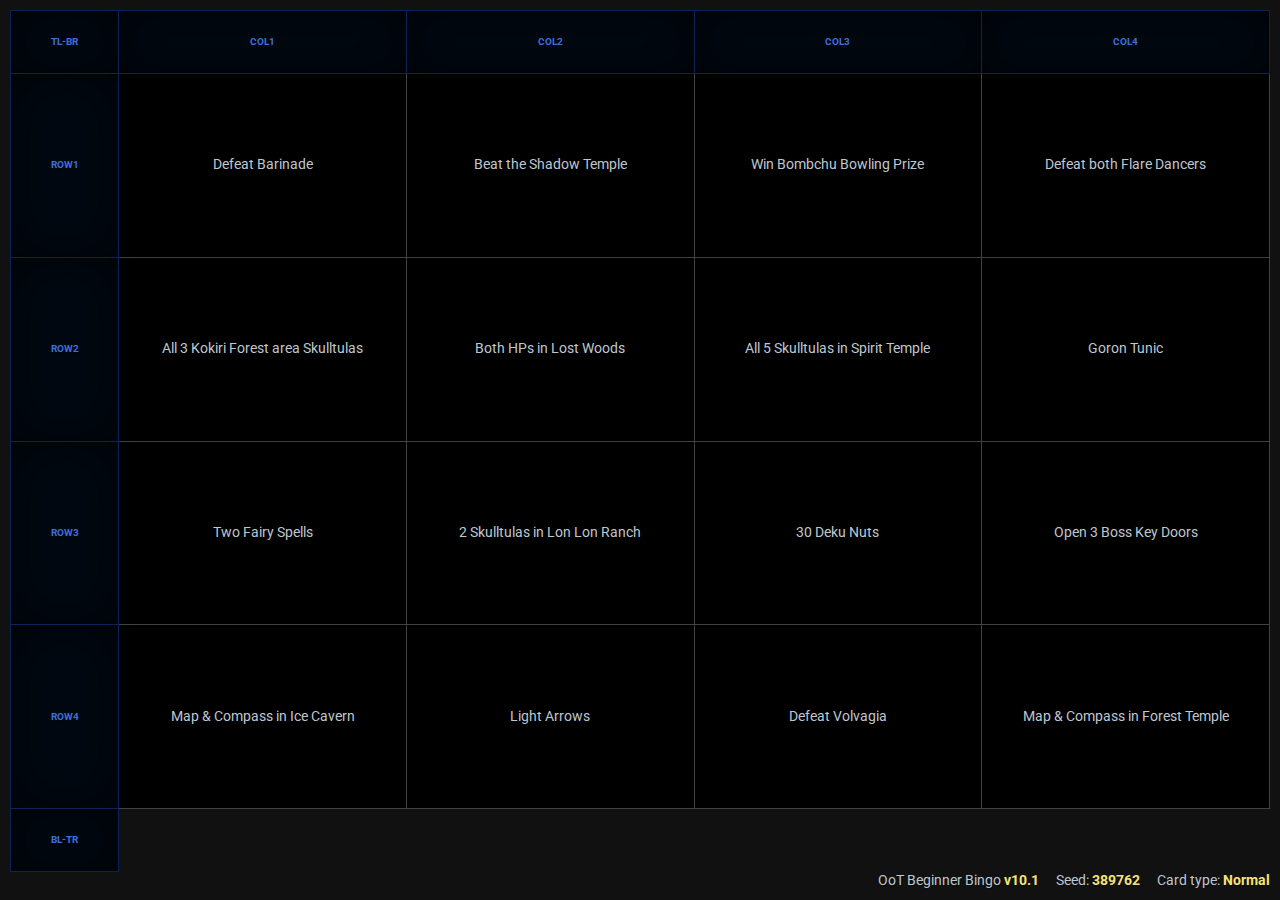
<file: board-popout.html>
<!DOCTYPE html>
<html>

<head>
    <title>Board Popout</title>
    <meta http-equiv="Content-Type" content="text/html; charset=utf-8">
    <link rel="stylesheet" type="text/css" href="style/board-popout-styles.css">
    <link href="https://fonts.googleapis.com/css?family=Roboto&display=swap" rel="stylesheet">
    <link rel="shortcut icon" type="image/x-icon" href="img/favicon.ico">
</head>

<body>
    <div id='board-popout-page'>
        <div id="bingoPage">
            <div id="board">
                <table id="bingo" aria-describedby="Bingo Board">
                    <tr>
                        <td class="popout" id="tlbr">TL-BR</td>
                        <td class="popout" id="col1">COL1</td>
                        <td class="popout" id="col2">COL2</td>
                        <td class="popout" id="col3">COL3</td>
                        <td class="popout" id="col4">COL4</td>
                    </tr>
                    <tr>
                        <td class="popout" id="row1">ROW1</td>
                        <td class="row1 col1 tlbr" id="slot1"></td>
                        <td class="row1 col2" id="slot2"></td>
                        <td class="row1 col3" id="slot3"></td>
                        <td class="row1 col4 bltr" id="slot4"></td>
                    </tr>
                    <tr>
                        <td class="popout" id="row2">ROW2</td>
                        <td class="row2 col1" id="slot5"></td>
                        <td class="row2 col2 tlbr" id="slot6"></td>
                        <td class="row2 col3 bltr" id="slot7"></td>
                        <td class="row2 col4" id="slot8"></td>
                    </tr>
                    <tr>
                        <td class="popout" id="row3">ROW3</td>
                        <td class="row3 col1" id="slot9"></td>
                        <td class="row3 col2 bltr" id="slot10"></td>
                        <td class="row3 col3 tlbr" id="slot11"></td>
                        <td class="row3 col4" id="slot12"></td>
                    </tr>
                    <tr>
                        <td class="popout" id="row4">ROW4</td>
                        <td class="row4 col1 bltr" id="slot13"></td>
                        <td class="row4 col2" id="slot14"></td>
                        <td class="row4 col3" id="slot15"></td>
                        <td class="row4 col4 tlbr" id="slot16"></td>
                    </tr>
                    <tr>
                        <td class="popout short" id="bltr">BL-TR</td>
                    </tr>
                </table>
            </div>
            <div id='bingo-info' />
        </div>
    </div>
    <script src="lib/seedrandom-min.js" type="text/javascript"></script>
    <script src="lib/settings/default-settings.js" type="text/javascript"></script>
    <script type='text/javascript'>
        const popoutParams = new URLSearchParams(window.location.search);
        const popoutOpts = {
            seed: popoutParams.get('seed') || Math.ceil(999999 * Math.random()).toString(),
            mode: popoutParams.get('mode') || 'normal',
            lang: popoutParams.get('lang') || 'name',
            version: popoutParams.get('version') || 'v10.1' /*todo: latest version as default*/
        };

        const loadScript = src => {
            return new Promise((resolve, reject) => {
                const script = document.createElement('script')
                script.type = 'text/javascript'
                script.onload = resolve
                script.onerror = reject
                script.src = src
                document.head.append(script)
            })
        }

    loadScript(`${popoutOpts.version}/goal-list.js`)
    .then(() => loadScript(`lib/magic-squares-4x4.js`))
    .then(() => loadScript(`${popoutOpts.version}/generator.js`))
    .then(() => loadScript(`lib/bingosetup.js`))
    .catch(error => console.log(error))

    </script>
</body>

</html>
</file>
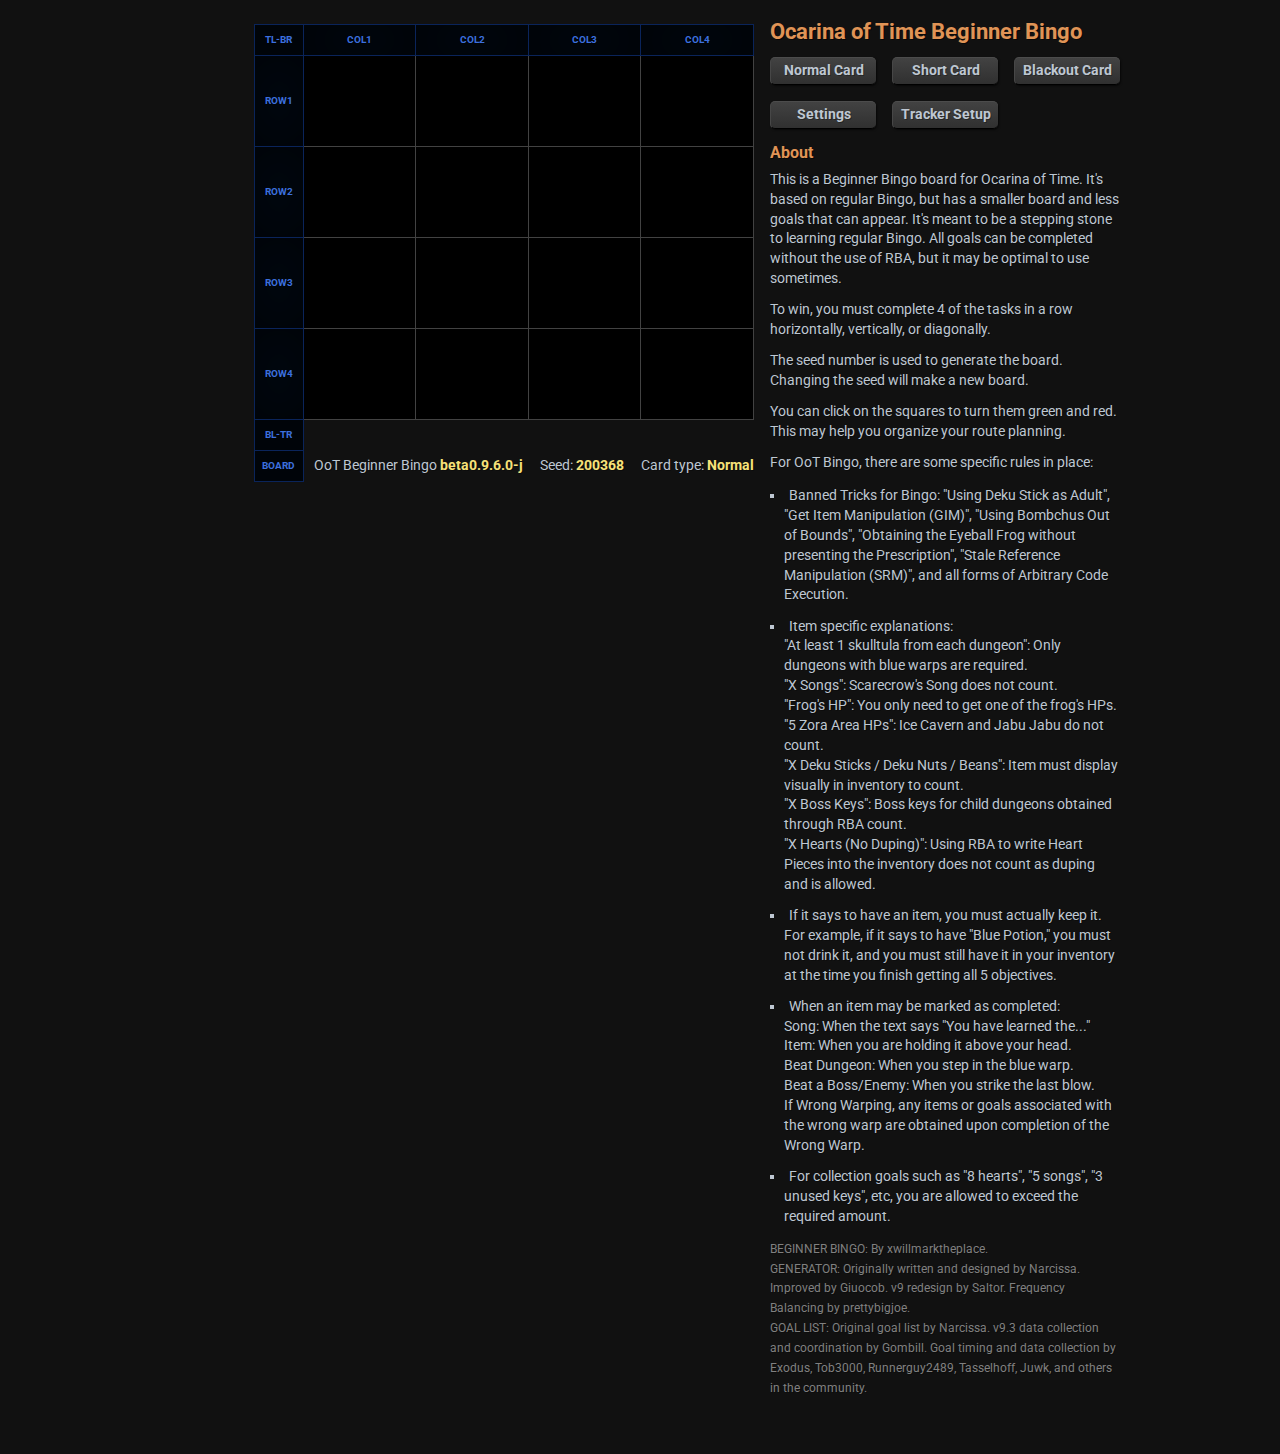
<file: beta0.9.6.0-j/bingo.html>
<!DOCTYPE html>
<html>

<head>
    <title>Ocarina of Time Beginner Bingo</title>
    <meta name="description" content="Generates beginner-friendly, 4x4 'Bingo' boards for Zelda: Ocarina of Time." />
    <meta name="keywords" content="oot bingo, zelda bingo" />
    <meta http-equiv="Content-Type" content="text/html; charset=utf-8">
    <link href="https://fonts.googleapis.com/css?family=Roboto&display=swap" rel="stylesheet">
    <link rel="stylesheet" type="text/css" href="../style/styles.css">
    <link rel="shortcut icon" type="image/x-icon" href="../img/favicon.ico">
</head>

<body>
    <div id="wrap">
        <main>
            <div class="container" id="pageContent">
                <div id="bingoPage">
                    <div id="about_bingo">
                        <h1>Ocarina of Time Beginner Bingo</h1>
                        <div id="newcards"></div>
                        <div style="clear:both;"></div>
                        <div style="margin-top:16px">
                            <a class="option" href="../lib/settings/settings-page.html">Settings</a>
                            <a class="option" href="../lib/item-tracker/tracker-settings-page.html">Tracker Setup</a>
                        </div>
                        <div style="clear:both;"></div>
                        <h2>About</h2>

                        <p>This is a Beginner Bingo board for Ocarina of Time. It's based on regular Bingo, but has 
                            a smaller board and less goals that can appear. It's meant to be a stepping stone to
                            learning regular Bingo. All goals can be completed without the use of RBA, but it may
                            be optimal to use sometimes.
                        </p>
                        <p>To win, you must complete 4 of the tasks in a row horizontally, vertically, or diagonally.
                        </p>
                        <p>The seed number is used to generate the board. Changing the seed will make a new board.</p>
                        <p>You can click on the squares to turn them green and red. This may help you organize your
                            route planning.</p>
                        <p>For OoT Bingo, there are some specific rules in place:</p>
                        <ul>
                            <li>Banned Tricks for Bingo: "Using Deku Stick as Adult", "Get Item Manipulation (GIM)",
                                "Using Bombchus Out of Bounds", "Obtaining the Eyeball Frog without presenting the
                                Prescription",
                                "Stale Reference Manipulation (SRM)", and all forms of Arbitrary Code Execution.</li>
                            <li>Item specific explanations:<br>
                                "At least 1 skulltula from each dungeon": Only dungeons with blue warps are required.
                                <br>
                                "X Songs": Scarecrow's Song does not count.<br>
                                "Frog's HP": You only need to get one of the frog's HPs.<br>
                                "5 Zora Area HPs": Ice Cavern and Jabu Jabu do not count. <br>
                                "X Deku Sticks / Deku Nuts / Beans": Item must display visually in inventory to
                                count.<br>
                                "X Boss Keys": Boss keys for child dungeons obtained through RBA count.<br>
                                "X Hearts (No Duping)": Using RBA to write Heart Pieces into the inventory does not
                                count as duping and is allowed.</li>
                            <li>If it says to have an item, you must actually keep it. For example, if it says to have
                                "Blue Potion," you
                                must not drink it, and you must still have it in your inventory at the time you finish
                                getting all 5 objectives. </li>
                            <li>When an item may be marked as completed: <br>
                                Song: When the text says "You have learned the..." <br>
                                Item: When you are holding it above your head. <br>
                                Beat Dungeon: When you step in the blue warp. <br>
                                Beat a Boss/Enemy: When you strike the last blow. <br>
                                If Wrong Warping, any items or goals associated with the wrong warp are obtained upon
                                completion of the Wrong Warp. </li>
                            <li>For collection goals such as "8 hearts", "5 songs", "3 unused keys", etc, you are
                                allowed to exceed the required amount.</li>
                        </ul>
                        <p class="note">
                            BEGINNER BINGO: By xwillmarktheplace. <br>
                            GENERATOR: Originally written and designed by Narcissa. Improved by Giuocob. v9
                            redesign by Saltor. Frequency Balancing by prettybigjoe. <br>
                            GOAL LIST: Original goal list by Narcissa. v9.3 data collection and coordination by Gombill.
                            Goal timing and data collection by Exodus, Tob3000, Runnerguy2489, Tasselhoff, Juwk, and
                            others in the community.</p>
                    </div>
                    <div id="results">
                        <table id="bingo">
                            <tr>
                                <td class="popout" id="tlbr">TL-BR</td>
                                <td class="popout" id="col1">COL1</td>
                                <td class="popout" id="col2">COL2</td>
                                <td class="popout" id="col3">COL3</td>
                                <td class="popout" id="col4">COL4</td>
                            </tr>
                            <tr>
                                <td class="popout" id="row1">ROW1</td>
                                <td class="row1 col1 tlbr" id="slot1"></td>
                                <td class="row1 col2" id="slot2"></td>
                                <td class="row1 col3" id="slot3"></td>
                                <td class="row1 col4 bltr" id="slot4"></td>
                            </tr>
                            <tr>
                                <td class="popout" id="row2">ROW2</td>
                                <td class="row2 col1" id="slot5"></td>
                                <td class="row2 col2 tlbr" id="slot6"></td>
                                <td class="row2 col3 bltr" id="slot7"></td>
                                <td class="row2 col4" id="slot8"></td>
                            </tr>
                            <tr>
                                <td class="popout" id="row3">ROW3</td>
                                <td class="row3 col1" id="slot9"></td>
                                <td class="row3 col2 bltr" id="slot10"></td>
                                <td class="row3 col3 tlbr" id="slot11"></td>
                                <td class="row3 col4" id="slot12"></td>
                            </tr>
                            <tr>
                                <td class="popout" id="row4">ROW4</td>
                                <td class="row4 col1 bltr" id="slot13"></td>
                                <td class="row4 col2" id="slot14"></td>
                                <td class="row4 col3" id="slot15"></td>
                                <td class="row4 col4 tlbr" id="slot16"></td>
                            </tr>
                            <tr>
                                <td class="popout short" id="bltr">BL-TR</td>
                            </tr>
                            <tr>
                                <td id="board-popout" class="short">BOARD</td>
                                <td id="bingo-info" class="bingo-info short" colspan=5></td>
                            </tr>
                        </table>
                    </div>
                </div>
            </div>
        </main>
    </div>
    <script src="../lib/seedrandom-min.js" type="text/javascript"></script>
    <script src="goal-list.js" type="text/javascript"></script>
    <script src="goallist-additions.js" type="text/javascript"></script>
    <script src="../lib/magic-squares-4x4.js" type="text/javascript"></script>
    <script src="generator.js" type="text/javascript"></script>
    <script src="../lib/settings/default-settings.js" type="text/javascript"></script>
    <script src="../lib/bingosetup.js" type="text/javascript"></script>
</body>

</html>
</file>
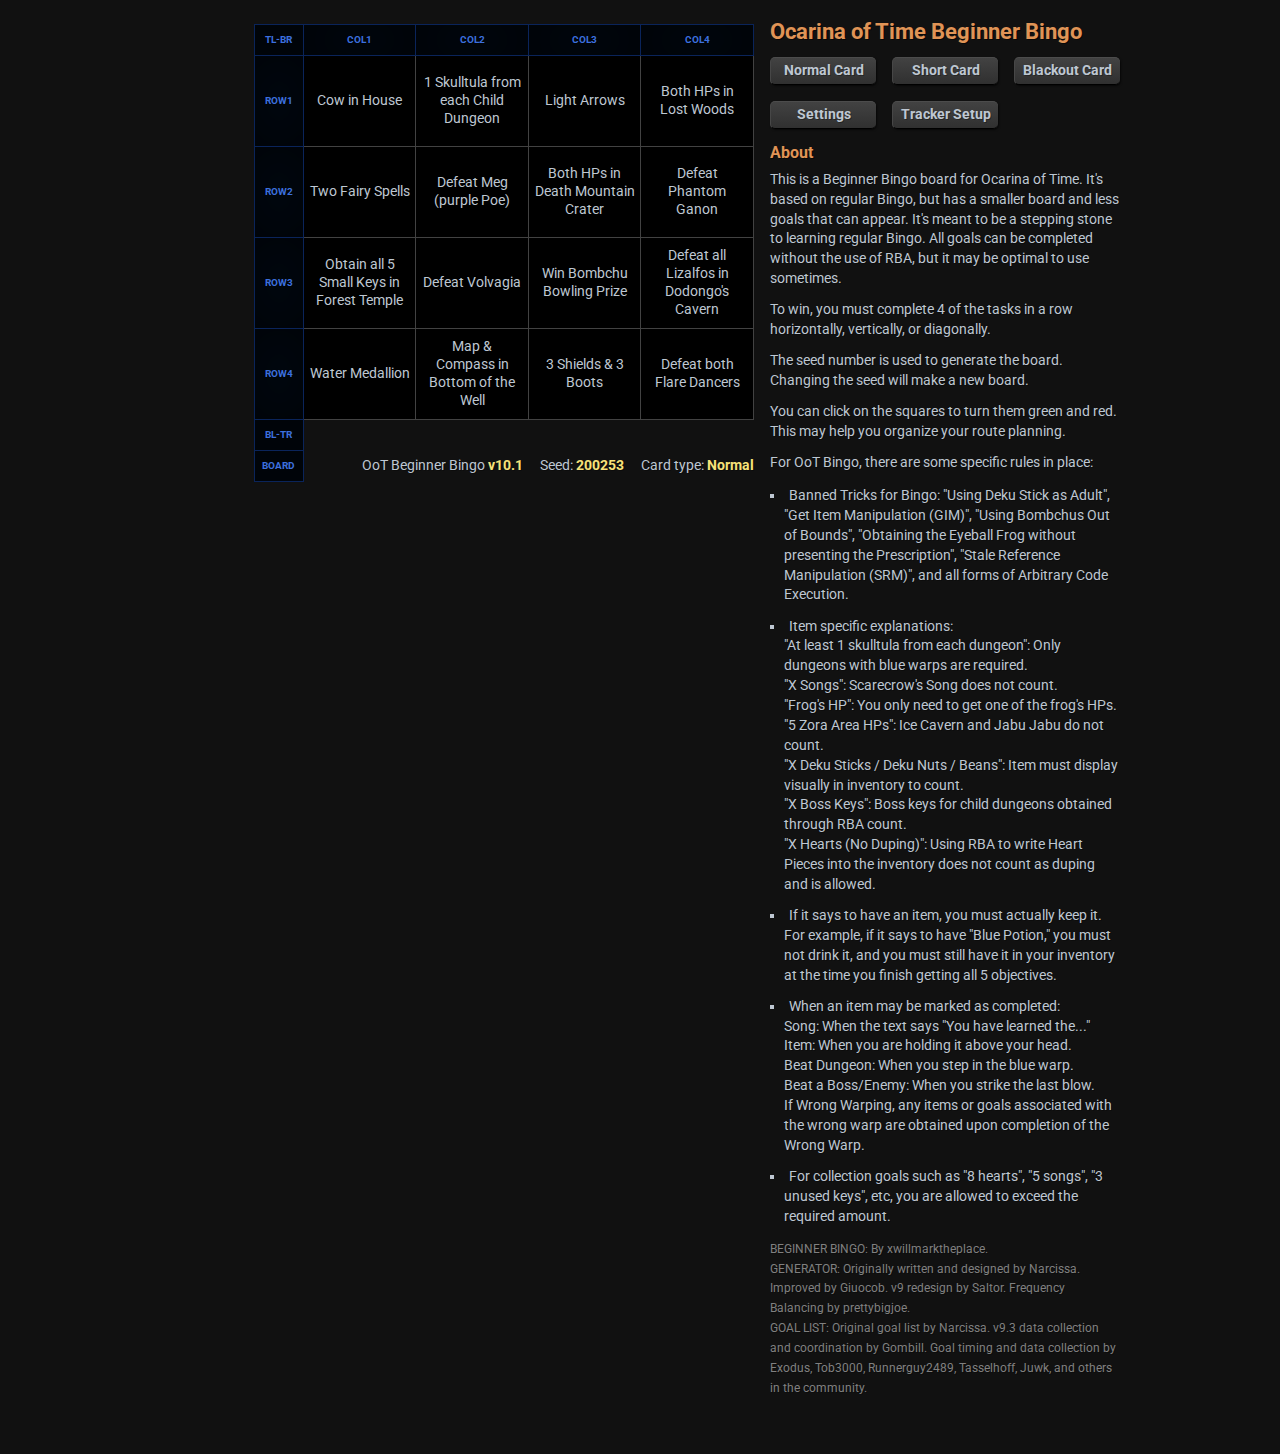
<file: v10.1/bingo.html>
<!DOCTYPE html>
<html>

<head>
    <title>Ocarina of Time Beginner Bingo</title>
    <meta name="description" content="Generates beginner-friendly, 4x4 'Bingo' boards for Zelda: Ocarina of Time." />
    <meta name="keywords" content="oot bingo, zelda bingo" />
    <meta http-equiv="Content-Type" content="text/html; charset=utf-8">
    <link href="https://fonts.googleapis.com/css?family=Roboto&display=swap" rel="stylesheet">
    <link rel="stylesheet" type="text/css" href="../style/styles.css">
    <link rel="shortcut icon" type="image/x-icon" href="../img/favicon.ico">
</head>

<body>
    <div id="wrap">
        <main>
            <div class="container" id="pageContent">
                <div id="bingoPage">
                    <div id="about_bingo">
                        <h1>Ocarina of Time Beginner Bingo</h1>
                        <div id="newcards"></div>
                        <div style="clear:both;"></div>
                        <div style="margin-top:16px">
                            <a class="option" href="../lib/settings/settings-page.html">Settings</a>
                            <a class="option" href="../lib/item-tracker/tracker-settings-page.html">Tracker Setup</a>
                        </div>
                        <div style="clear:both;"></div>
                        <h2>About</h2>

                        <p>This is a Beginner Bingo board for Ocarina of Time. It's based on regular Bingo, but has 
                            a smaller board and less goals that can appear. It's meant to be a stepping stone to
                            learning regular Bingo. All goals can be completed without the use of RBA, but it may
                            be optimal to use sometimes.
                        </p>
                        <p>To win, you must complete 4 of the tasks in a row horizontally, vertically, or diagonally.
                        </p>
                        <p>The seed number is used to generate the board. Changing the seed will make a new board.</p>
                        <p>You can click on the squares to turn them green and red. This may help you organize your
                            route planning.</p>
                        <p>For OoT Bingo, there are some specific rules in place:</p>
                        <ul>
                            <li>Banned Tricks for Bingo: "Using Deku Stick as Adult", "Get Item Manipulation (GIM)",
                                "Using Bombchus Out of Bounds", "Obtaining the Eyeball Frog without presenting the
                                Prescription",
                                "Stale Reference Manipulation (SRM)", and all forms of Arbitrary Code Execution.</li>
                            <li>Item specific explanations:<br>
                                "At least 1 skulltula from each dungeon": Only dungeons with blue warps are required.
                                <br>
                                "X Songs": Scarecrow's Song does not count.<br>
                                "Frog's HP": You only need to get one of the frog's HPs.<br>
                                "5 Zora Area HPs": Ice Cavern and Jabu Jabu do not count. <br>
                                "X Deku Sticks / Deku Nuts / Beans": Item must display visually in inventory to
                                count.<br>
                                "X Boss Keys": Boss keys for child dungeons obtained through RBA count.<br>
                                "X Hearts (No Duping)": Using RBA to write Heart Pieces into the inventory does not
                                count as duping and is allowed.</li>
                            <li>If it says to have an item, you must actually keep it. For example, if it says to have
                                "Blue Potion," you
                                must not drink it, and you must still have it in your inventory at the time you finish
                                getting all 5 objectives. </li>
                            <li>When an item may be marked as completed: <br>
                                Song: When the text says "You have learned the..." <br>
                                Item: When you are holding it above your head. <br>
                                Beat Dungeon: When you step in the blue warp. <br>
                                Beat a Boss/Enemy: When you strike the last blow. <br>
                                If Wrong Warping, any items or goals associated with the wrong warp are obtained upon
                                completion of the Wrong Warp. </li>
                            <li>For collection goals such as "8 hearts", "5 songs", "3 unused keys", etc, you are
                                allowed to exceed the required amount.</li>
                        </ul>
                        <p class="note">
                            BEGINNER BINGO: By xwillmarktheplace. <br>
                            GENERATOR: Originally written and designed by Narcissa. Improved by Giuocob. v9
                            redesign by Saltor. Frequency Balancing by prettybigjoe. <br>
                            GOAL LIST: Original goal list by Narcissa. v9.3 data collection and coordination by Gombill.
                            Goal timing and data collection by Exodus, Tob3000, Runnerguy2489, Tasselhoff, Juwk, and
                            others in the community.</p>
                    </div>
                    <div id="results">
                        <table id="bingo">
                            <tr>
                                <td class="popout" id="tlbr">TL-BR</td>
                                <td class="popout" id="col1">COL1</td>
                                <td class="popout" id="col2">COL2</td>
                                <td class="popout" id="col3">COL3</td>
                                <td class="popout" id="col4">COL4</td>
                            </tr>
                            <tr>
                                <td class="popout" id="row1">ROW1</td>
                                <td class="row1 col1 tlbr" id="slot1"></td>
                                <td class="row1 col2" id="slot2"></td>
                                <td class="row1 col3" id="slot3"></td>
                                <td class="row1 col4 bltr" id="slot4"></td>
                            </tr>
                            <tr>
                                <td class="popout" id="row2">ROW2</td>
                                <td class="row2 col1" id="slot5"></td>
                                <td class="row2 col2 tlbr" id="slot6"></td>
                                <td class="row2 col3 bltr" id="slot7"></td>
                                <td class="row2 col4" id="slot8"></td>
                            </tr>
                            <tr>
                                <td class="popout" id="row3">ROW3</td>
                                <td class="row3 col1" id="slot9"></td>
                                <td class="row3 col2 bltr" id="slot10"></td>
                                <td class="row3 col3 tlbr" id="slot11"></td>
                                <td class="row3 col4" id="slot12"></td>
                            </tr>
                            <tr>
                                <td class="popout" id="row4">ROW4</td>
                                <td class="row4 col1 bltr" id="slot13"></td>
                                <td class="row4 col2" id="slot14"></td>
                                <td class="row4 col3" id="slot15"></td>
                                <td class="row4 col4 tlbr" id="slot16"></td>
                            </tr>
                            <tr>
                                <td class="popout short" id="bltr">BL-TR</td>
                            </tr>
                            <tr>
                                <td id="board-popout" class="short">BOARD</td>
                                <td id="bingo-info" class="bingo-info short" colspan=5></td>
                            </tr>
                        </table>
                    </div>
                </div>
            </div>
        </main>
    </div>
    <script src="../lib/seedrandom-min.js" type="text/javascript"></script>
    <script src="goal-list.js" type="text/javascript"></script>
    <script src="../lib/magic-squares-4x4.js" type="text/javascript"></script>
    <script src="generator.js" type="text/javascript"></script>
    <script src="../lib/settings/default-settings.js" type="text/javascript"></script>
    <script src="../lib/bingosetup.js" type="text/javascript"></script>
</body>

</html>
</file>
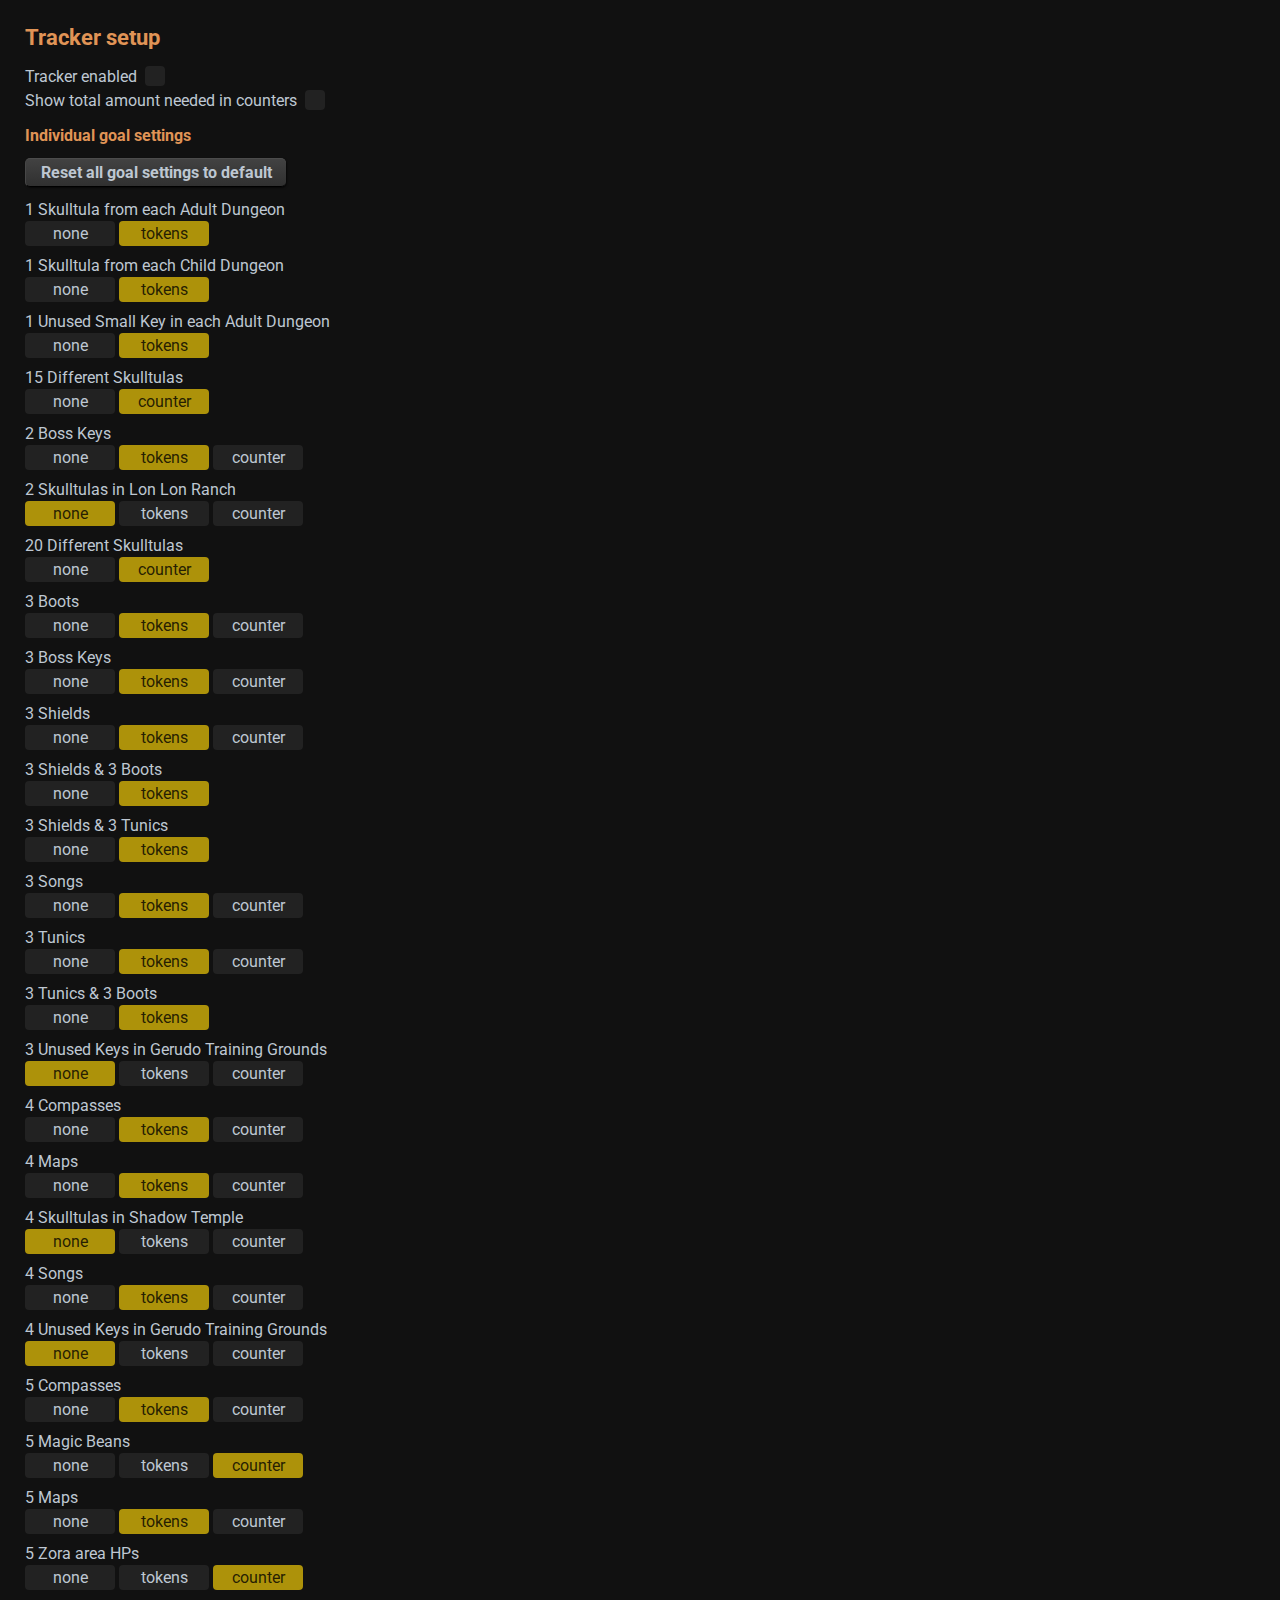
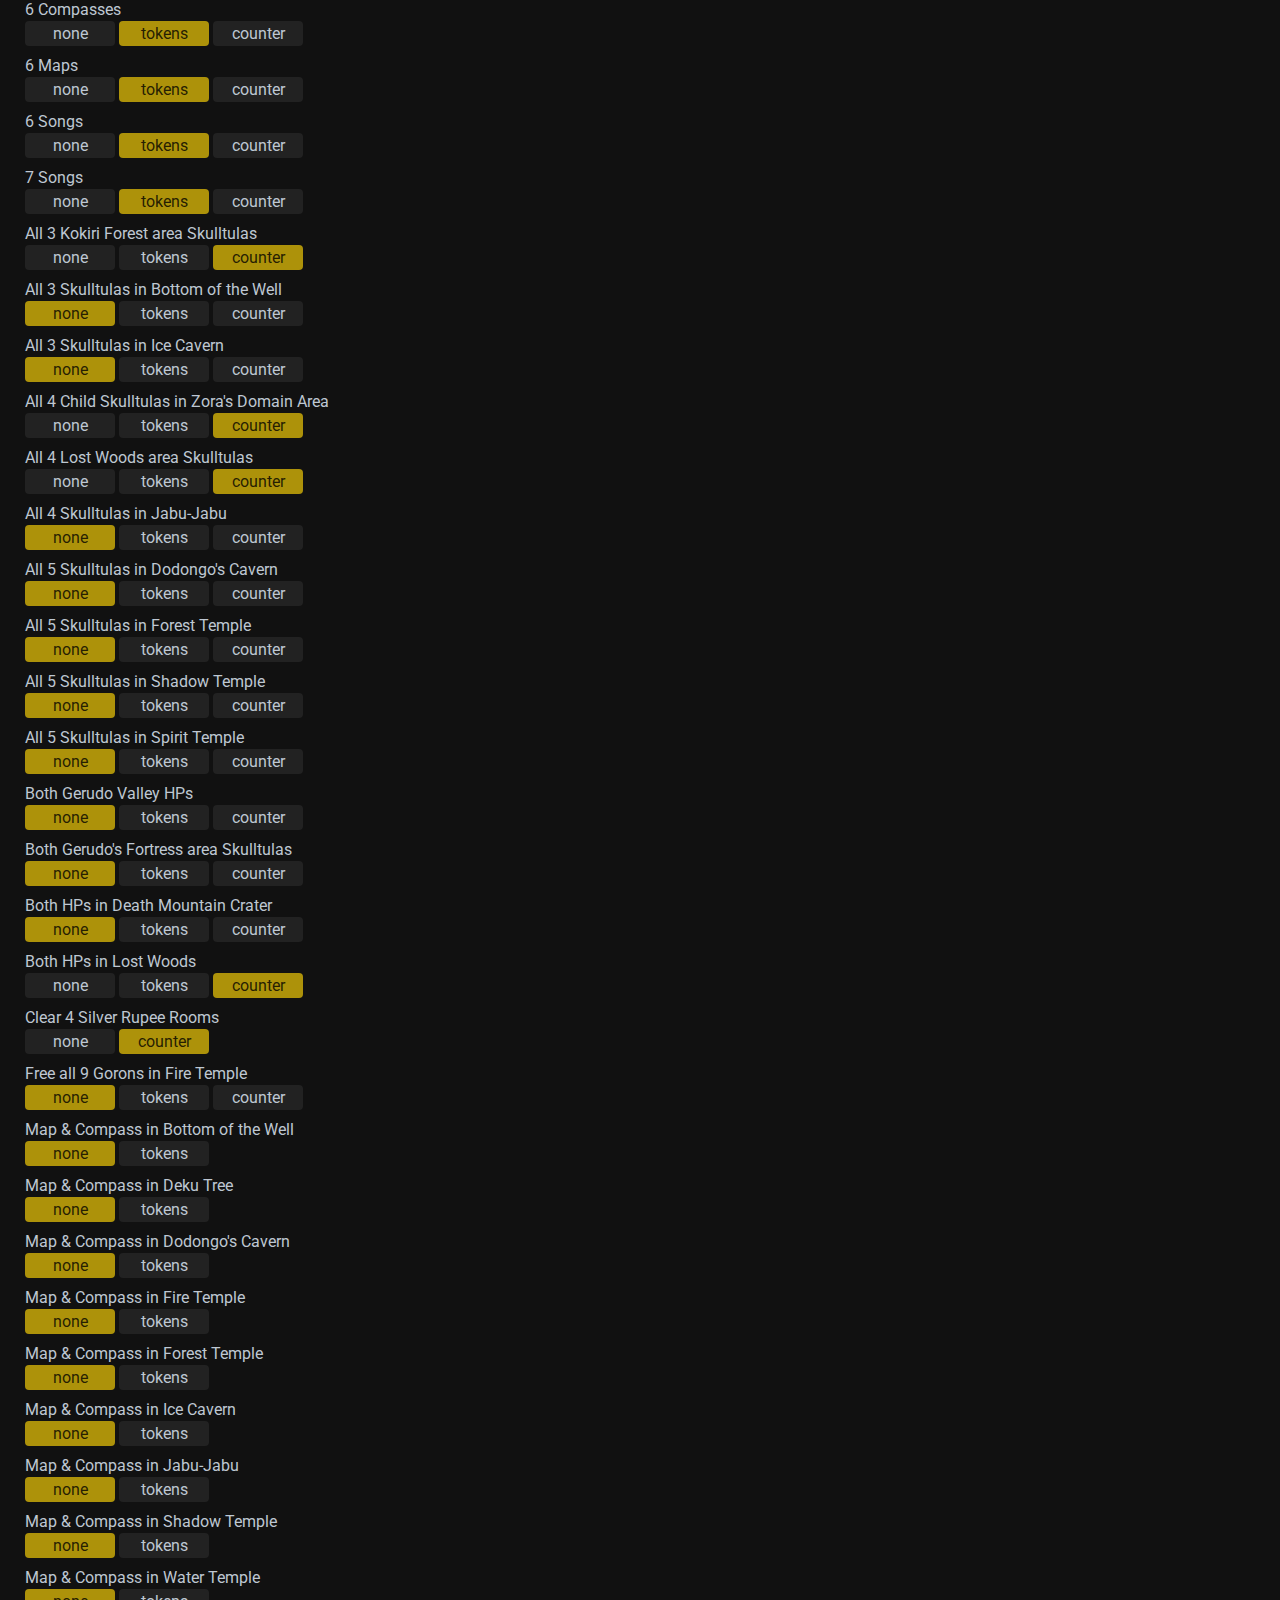
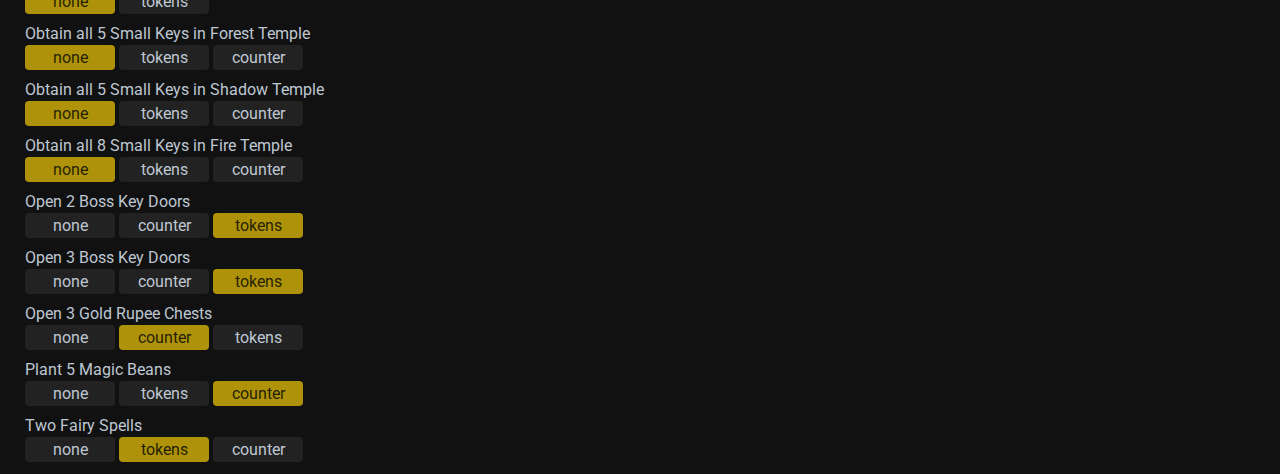
<file: lib/item-tracker/tracker-settings-page.html>
<!DOCTYPE html>
<html lang="en">

<head>
  <link rel="stylesheet" type="text/css" href="../../style/settings-styles.css">
  <link href="https://fonts.googleapis.com/css?family=Roboto&amp;display=swap" rel="stylesheet">
  <link rel="shortcut icon" type="image/x-icon" href="../../img/favicon.ico">
  <title>Ocarina of Time Bingo - Tracker setup</title>
  <style>
    html {
      font-size: 16px;
    }

    .tracker-enabled {
      display: flex;
    }

    .tracker-enabled input {
      opacity: 0;
      height: 0;
      width: 0;
      position: absolute;
    }

    .tracker-enabled .check {
      height: 20px;
      width: 20px;
      border-radius: 4px;
      background: #222222;
      display: flex;
      align-items: center;
      justify-content: center;
      transition: 100ms ease-in-out;
      cursor: pointer;
      margin-left: 8px;
    }

    .tracker-enabled input[type="checkbox"]:checked~.check {
      background: #ad920a;
    }

    .tracker-enabled input[type="checkbox"]:checked~.check::after {
      color: rgba(0, 0, 0, 0.8);
      content: "✔";
    }

    label {
      margin: 2px 0;
    }

    .goal {
      margin-top: 8px;
    }

    .goal input {
      opacity: 0;
      position: absolute;
      height: 0;
      width: 0;
      margin: 0;
    }

    .goal .mode {
      display: flex;
    }

    .goal label>div {
      width: 90px;
      padding: 3px 0;
      display: flex;
      align-items: center;
      justify-content: center;
      border-radius: 4px;
      cursor: pointer;
      background: #222222;
      transition: 200ms ease-in-out;
    }

    #reset-button {
      margin-top: 0px;
      width: 260px;
      ;
    }


    .mode-option:not(:first-child) {
      margin-right: 4px;
    }

    .goal input:checked~div {
      color: rgba(0, 0, 0, 0.8);
      background: #ad920a;
    }
  </style>
</head>

<body>
  <h1>Tracker setup</h1>
  <label class="tracker-enabled">Tracker enabled<input id="tracker-enabled" type="checkbox">
    <div class="check"></div>
  </label>
  <label class="tracker-enabled">Show total amount needed in counters<input id="total-amount" type="checkbox">
    <div class="check"></div>
  </label>
  <h2>Individual goal settings</h2>
  <div id="reset-button" class="button">Reset all goal settings to default</div>
  <div id="tracker-settings"></div>
</body>
<script src="../../v10.1/goal-list.js"></script>
<script src="./tracker-data.js"></script>
<script src="./tracker-default.js"></script>
<script src="../settings/default-settings.js" type="text/javascript"></script>
<script>

  const getGoals = () => {
    const goals = [];
    for (let i = 1; i <= 25; i++) {
      goals.push(...bingoList.normal[i]);
    }
    goals.sort((a, b) => a.name < b.name ? -1 : 1);
    return goals
  }

  const addCheckboxEventListener = (checkbox, setting) => {
    checkbox.addEventListener('change', () => {
      storageData[setting] = checkbox.checked;
      localStorage.setItem('tracker', JSON.stringify(storageData));
    });
    checkbox.checked = storageData[setting];
  }

  const retrieveCaseInsensitive = (obj, target) => {
    for (key in obj) {
      if (key.toLowerCase() === target.toLowerCase()) {
        return obj[key]
      }
    }
  }

  const writeCaseInsensitive = (obj, target, value) => {
    for (key in obj) {
      if (key.toLowerCase() === target.toLowerCase()) {
        obj[key] = value
        return
      }
    }
    obj[target] = value
  }

  const renderRadio = ({ name, value, checked }) => `
      <label>
        <input type="radio" name="${name}" value="${value}" ${checked ? 'checked' : ''}>
        <div class="mode-option">${value}</div>
      </label>`;

  const addGoalSetting = (goalTrackerData, goal, div) => {
    const optionsDiv = document.createElement('div');
    optionsDiv.classList.add('goal');
    optionsDiv.innerHTML = `
      <div class="goal-name">${goal}</div>
      <div class="mode">
        ${['none', ...Object.keys(goalTrackerData.options)].map(mode => renderRadio({ name: goal, value: mode, checked: (retrieveCaseInsensitive(storageData.settings, goal) || retrieveCaseInsensitive(window.trackerDefaults, goal)) === mode })).join('')}
      </div>
      `;
    div.appendChild(optionsDiv);
    optionsDiv.querySelectorAll('input').forEach(radio => radio.addEventListener('change', () => {
      writeCaseInsensitive(storageData.settings, goal, radio.value)
      localStorage.setItem('tracker', JSON.stringify(storageData));
    }));
  }


  const goals = getGoals()

  const storageItem = localStorage.getItem('tracker');
  const storageData = storageItem ? JSON.parse(storageItem) : {
    enabled: false,
    total: false,
    settings: {},
  };

  addCheckboxEventListener(document.getElementById('tracker-enabled'), 'enabled')
  addCheckboxEventListener(document.getElementById('total-amount'), 'total')

  const maybeSettings = localStorage.getItem('bingo-settings');
  let settings = maybeSettings ? JSON.parse(maybeSettings) : {}
  settings = { ...defaultSettings, ...settings }
  const lang = settings.language || 'name';

  const settingsDiv = document.getElementById('tracker-settings');
  goals.forEach(goal => {
    let goalTrackerData;
    let goalName;
    if (lang === 'jp') {
      goalName = goal.jp;
      goalTrackerData = window.trackerData.find(({ regexJP }) => goalName.match(regexJP));
    } else {
      goalName = goal.name;
      goalTrackerData = window.trackerData.find(({ regex }) => goalName.match(regex));
    }
    if (!goalTrackerData) {
      return;
    }
    addGoalSetting(goalTrackerData, goalName, settingsDiv)
  });

  const resetAllValues = () => {
    storageData.settings = {};
    localStorage.setItem('tracker', JSON.stringify(storageData));
    location.reload();
  }

  const resetButton = document.getElementById('reset-button')
  resetButton.addEventListener('click', () => {
    const resetValues = confirm("Are you sure you want to reset all the tracker goal settings (for both English and Japanese goals) to the default value?");
    if (resetValues) {
      resetAllValues()
    }
  })


</script>

</html>
</file>
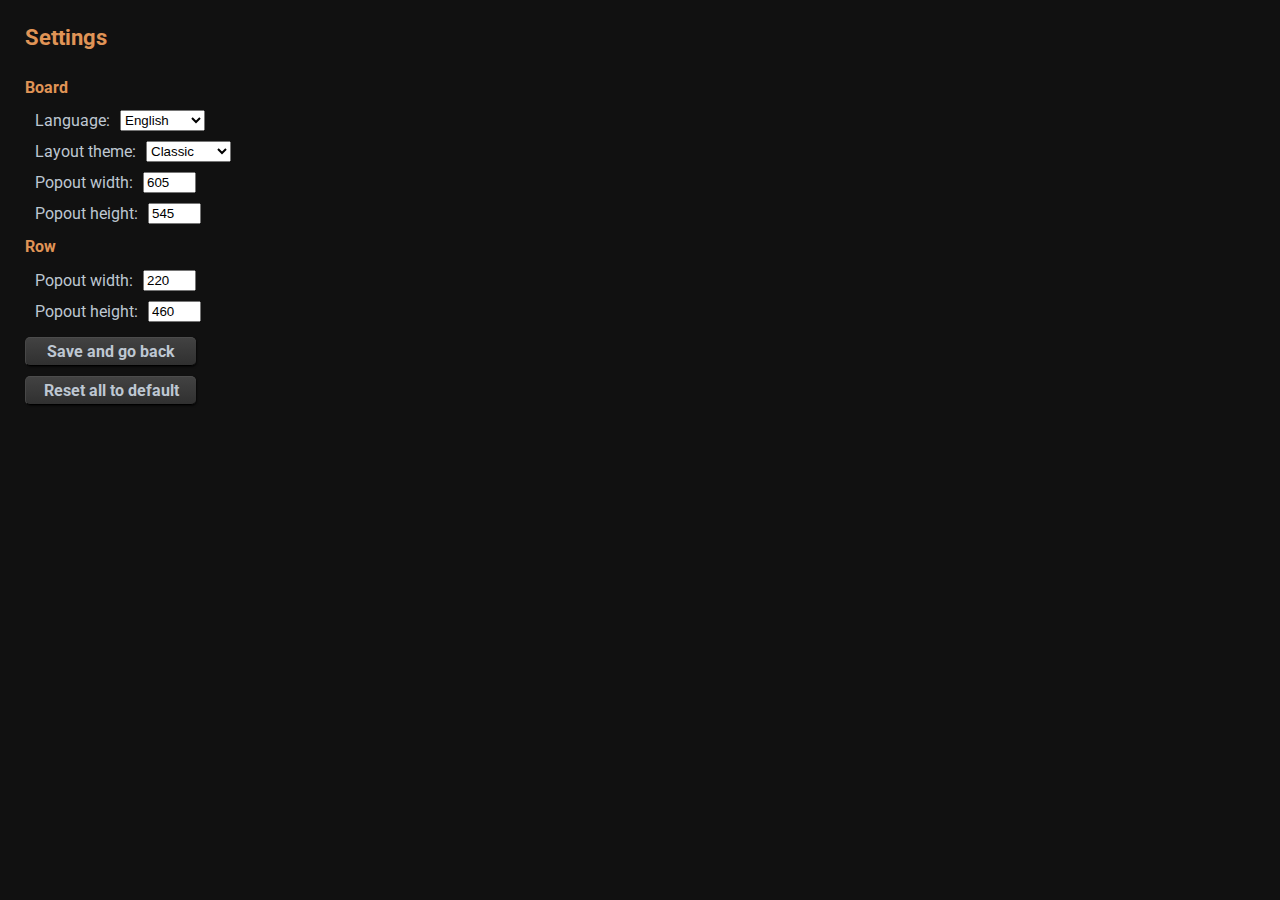
<file: lib/settings/settings-page.html>
<!DOCTYPE html>
<html lang="en">

<head>
    <link rel="stylesheet" type="text/css" href="../../style/settings-styles.css">
    <link href="https://fonts.googleapis.com/css?family=Roboto&amp;display=swap" rel="stylesheet">
    <link rel="shortcut icon" type="image/x-icon" href="../../img/favicon.ico">
    <title>Ocarina of Time Bingo - Settings</title>
</head>

<body>

    <h1>Settings</h1>

    <form>
        <h2>Board</h2>

        <label for="language" class="setting">Language:
            <select id="language" width=800px>
                <option value="en">English</option>
                <option value="jp">Japanese</option>
            </select>
        </label>

        <label for="boardTheme" class="setting">Layout theme:
            <select id="boardTheme">
                <option value="classic">Classic</option>
                <option value="modern">Modern</option>
            </select>
        </label>

        <label for="boardPopoutWidth" class="setting">Popout width:
            <input id="boardPopoutWidth" class="num-input" type="number" min=500 max=1000 maxlength=4
                oninput="javascript: if (this.value.length > this.maxLength) this.value = this.value.slice(0, this.maxLength);">
        </label>

        <label for=boardPopoutHeight" class="setting">Popout height:
            <input id="boardPopoutHeight" class="num-input" type="number" min=450 max=1500 maxlength=4
                oninput="javascript: if (this.value.length > this.maxLength) this.value = this.value.slice(0, this.maxLength);">
        </label>

        <h2>Row</h2>

        <label for="rowPopoutWidth" class="setting">Popout width:
            <input id="rowPopoutWidth" class="num-input" type="number" min=200 max=1000 maxlength=4
                oninput="javascript: if (this.value.length > this.maxLength) this.value = this.value.slice(0, this.maxLength);">
        </label>

        <label for=rowPopoutHeight" class="setting">Popout height:
            <input id="rowPopoutHeight" class="num-input" type="number" min=320 max=1500 maxlength=4
                oninput="javascript: if (this.value.length > this.maxLength) this.value = this.value.slice(0, this.maxLength);">
        </label>
    </form>

    <div id="save-button" class="button">Save and go back</div>
    <div id="reset-button" class="button">Reset all to default</div>

</body>

<script src="./default-settings.js" type="text/javascript"></script>
<script>

    const storageItem = localStorage.getItem('bingo-settings');
    let storageData = storageItem ? JSON.parse(storageItem) : {};
    storageData = { ...defaultSettings, ...storageData }

    function checkNumConstraints(obj) {
        if (obj.min && parseInt(obj.value) < parseInt(obj.min)) {
            obj.value = obj.min
        }
        if (obj.max && parseInt(obj.value) > parseInt(obj.max)) {
            obj.value = obj.max
        }
    }

    function resetAllValues() {
        for (setting in defaultSettings) {
            const settingStr = setting
            const settingObject = document.getElementById(settingStr);

            storageData[settingStr] = defaultSettings[settingStr];
            localStorage.setItem('bingo-settings', JSON.stringify(storageData));
            settingObject.value = storageData[settingStr]
        }
    }

    function addSettingEventListeners() {
        for (setting in defaultSettings) {
            const settingStr = setting
            const settingObject = document.getElementById(settingStr);
            settingObject.addEventListener('change', () => {
                if (settingObject.type === 'number') {
                    checkNumConstraints(settingObject)
                }
                storageData[settingStr] = settingObject.value;
                localStorage.setItem('bingo-settings', JSON.stringify(storageData));
            });
            settingObject.value = storageData[settingStr]
        }
    }

    addSettingEventListeners();

    const resetButton = document.getElementById('reset-button')
    resetButton.addEventListener('click', () => {
        const resetValues = confirm("Are you sure you want to reset all the fields to the default value?");
        if (resetValues) {
            resetAllValues()
        }
    })

    const saveButton = document.getElementById('save-button')
    saveButton.addEventListener('click', () => {
        history.back()
    })

</script>

</html>
</file>
<file: style/board-popout-styles.css>
* {
    box-sizing: border-box;
}

html,
body {
  background: #111111;
  color: #bec7d2;
  font-family: 'Roboto', Helvetica, Arial, sans-serif;
  font-weight: normal;
  font-size: 0.92rem;
  line-height: 1.22rem;
  padding: 0;
  margin: 0;
  height: 100%;
  text-shadow: 1px 1px 0px rgba(0, 0, 0, 0.3);
  overflow-y: hidden;
}
  
strong {
  color: #f7e279;
  font-weight: 700;
}

a {
  color: inherit;
  text-decoration: none;
}

a:hover {
  color: #ffffff;
}

p {
  margin: 0px;
}

table {
  height: 100%;
  width: 100%;
  border-spacing: 0px;
  border-collapse: collapse;
  padding: 0;
}

td {
  border: 0;
  padding: 0;
}

#board-popout-page {
  height: 100%;
  width: 100%;
  padding: 10px;
}

#bingoPage {
  height: 100%;
  width: 100%;
  display: flex;
  flex-flow: column;
  flex-shrink: 0;
  text-align: right;
}

#board {
  height: 100%;
}

#bingo {
  user-select: none;
}

#bingo-info {
  margin: 0px 0px;
}

@media all and (max-height: 480px), all and (max-width: 420px) {
  #bingo-info { display: none; }
}

#bingo .rowcol {
  background: #000811;
  font-size: 75%;
  color: #3c70df;
  font-weight: 700;
  border: 1px #0a245a solid;
}

#bingo .rowcol:hover {
  color: #ffffff;
  background: #1448b3;
}

#bingo tr {
    width: 100%;
}

#bingo td {
    height: 17.6%;
    width: 18.6%;
}

#bingo tr:first-child td,
#bingo tr:last-child td,
#bingo .short {
  height: 6%;
  background: #000811;
  font-size: 75%;
  color: #3c70df;
  font-weight: 700;
  border: 1px #0a245a solid;
}

#bingo tr:first-child td:hover,
#bingo tr:last-child td:hover {
  color: #ffffff;
  background: #1448b3;
}

#bingo tr td {
  box-shadow: inset 0px 0px 50px rgba(0, 0, 0, 0.6);
  padding: 0 5px;
  cursor: pointer;
  text-align: center;
  border: 1px #424242 solid;
  background: #000;
}

#bingoPage.modern #bingo tr td {
  box-shadow: none;
}

#bingo tr td:first-child {
  width: 7%;
  background: #000811;
  font-size: 75%;
  color: #3c70df;
  font-weight: 700;
  border: 1px #0a245a solid;
}

#bingo tr td:first-child:hover {
  color: #ffffff;
  background: #1448b3;
}

#bingo tr td:hover,
#bingo tr td.hover {
  background: #001a36;
  color: #fff;
}

#bingo tr td.greensquare {
  background: #005511;
}

#bingo tr td.greensquare:hover,
#bingo tr td.greensquare.hover {
  background: #007722;
}

#bingo tr td.redsquare {
  background: #550011;
}

#bingo tr td.redsquare:hover,
#bingo tr td.redsquare.hover {
  background: #770022;
}
</file>
<file: style/styles.css>
html,
body {
  background: #111111;
  color: #bec7d2;
  font-family: 'Roboto', Helvetica, Arial, sans-serif;
  font-weight: normal;
  font-size: 0.92rem;
  line-height: 1.22rem;
  padding: 0;
  margin: 0;
  height: 100%;
  text-shadow: 1px 1px 0px rgba(0, 0, 0, 0.3);
}

body {
  overflow-y: scroll;
}

.container {
  width: 976px;
  margin: 0 auto;
  padding: 8px 0 16px 16px;
  overflow: auto;
}

#wrap {
  min-height: 100%;
}

main {
  padding-bottom: 28px;
}

::selection {
  background: rgba(0, 0, 0, 0.6);
  color: #f7e279;
}

strong {
  color: #f7e279;
  font-weight: 700;
}

h1 {
  font-family: 'Roboto', Helvetica, Arial, sans-serif;
  font-weight: bold;
  font-size: 1.50rem;
  line-height: 1.15rem;
  text-shadow: 1px 1px 0px rgba(0, 0, 0, 0.5);
  color: #e09456;
  margin: 8px 0 8px 0;
  padding: 8px 0;
  word-wrap: break-word;
  overflow: hidden;
}

h1 img {
  position: absolute;
  margin: 0 8px;
}

h1 a {
  text-decoration: underline;
}

h2 {
  font-family: 'Roboto', Helvetica, Arial, sans-serif;
  font-weight: bold;
  font-size: 1.06rem;
  line-height: 1.15rem;
  text-shadow: 1px 1px 0px rgba(0, 0, 0, 0.5);
  color: #e09456;
  margin: 8px 0 0 0;
  padding: 8px 0;
  word-wrap: break-word;
  overflow: hidden;
}

h4 {
  display: block;
  margin: 8px 0;
  color: #f7e279;
  font-weight: 700;
}

a {
  color: inherit;
  text-decoration: none;
}

a:hover {
  color: #ffffff;
}

p {
  margin: 0px;
  padding: 0 0 11.2px;
  line-height: 1.35rem;
}

ul {
  margin-left: 0;
  padding-left: 1em;
  text-indent: -1em;
  margin-top: 2px;
  margin-bottom: 2px;
}
ul li {
  list-style-type: square;
  list-style-position: inside;
}

li {
  line-height: 1.35rem;
  padding-bottom: 11.2px;
}

.noselect {
  user-select: none;
}

table {
  width: 100%;
  border-spacing: 0px;
  border-collapse: collapse;
  padding: 0;
}

td {
  border: 0;
  padding: 0;
}

.note {
  color: #808080;
  font-size: 85%;
}

#bingoPage #results {
  float: right;
  width: 500px;
  margin-right: 16px;
  text-align: right;
}

#bingoPage #results .flag {
  margin-left: 8px;
}

#bingoPage .newcard,
#bingoPage .option {
  background-color: #424242;
  background-image: linear-gradient(to bottom, #424242, #303030);
  border-width: 1px 0px 1px 1px;
  border-style: solid;
  border-color: #4c4c4c #000000 #000000 #474747;
  text-align: center;
  display: block;
  font-weight: 700;
  color: #bec7d2;
  margin: 0;
  float: left;
  box-shadow: 1px 1px 2px rgba(0, 0, 0, 0.6);
  border-radius: 5px;
  user-select: none;
  cursor: pointer;
  width: 105px;
  margin-right: 16px;
  padding: 4px 0;
}

#bingoPage .newcard:hover {
  background-color: #3c70df;
  background-image: linear-gradient(to bottom, #3c70df, #235cd4);
  border-width: 1px 0px 1px 1px;
  border-style: solid;
  border-color: #4e7de2 #102a63 #102a63 #4576e0;
  color: #ffffff;
}

#bingoPage .newcard:active {
  background-color: #1448b3;
  background-image: linear-gradient(to bottom, #1448b3, #103b93);
  box-shadow: 0 0 0 rgba(0, 0, 0, 0.6);
  border-width: 1px 0px 1px 1px;
  border-style: solid;
  border-color: #164fc5 #071a40 #071a40 #154cbc;
  color: #ffffff;
}

#bingoPage .newcard:last-child {
  margin-right: 0;
}

#bingoPage #bingo {
  margin-top: 16px;
  user-select: none;
}

#bingoPage #bingo tr:first-child td {
  height: 30px;
  background: #000811;
  font-size: 75%;
  color: #3c70df;
  font-weight: 700;
  border: 1px #0a245a solid;
}

#bingoPage #bingo .short {
  height: 30px;
}

#bingoPage #bingo tr:first-child td:hover,
#bingoPage #bingo tr:last-child td:hover {
  color: #ffffff;
  background: #1448b3;
}

#bingoPage #bingo tr td {
  box-shadow: inset 0px 0px 50px rgba(0, 0, 0, 0.6);
  padding: 0 5px;
  cursor: pointer;
  width: 95px;
  height: 90px;
  text-align: center;
  border: 1px #424242 solid;
  background: #000;
}

#bingoPage.modern #bingo tr td {
  box-shadow: none;
}

#bingoPage #bingo tr td:first-child {
  width: 35px;
  background: #000811;
  font-size: 75%;
  color: #3c70df;
  font-weight: 700;
  border: 1px #0a245a solid;
}

#bingoPage #bingo tr td:first-child:hover {
  color: #ffffff;
  background: #1448b3;
}

#bingoPage #bingo tr td:hover,
#bingoPage #bingo tr td.hover {
  background: #001a36;
  color: #fff;
}

#bingoPage #bingo tr td.greensquare {
  background: #005511;
}

#bingoPage #bingo tr td.greensquare:hover,
#bingoPage #bingo tr td.greensquare.hover {
  background: #007722;
}

#bingoPage #bingo tr td.redsquare {
  background: #550011;
}

#bingoPage #bingo tr td.redsquare:hover,
#bingoPage #bingo tr td.redsquare.hover {
  background: #770022;
}

#bingoPage #about_bingo {
  float: right;
  width: 350px;
  margin-right: 16px;
}

#bingoPage #bingo #bingo-info,
#bingoPage #bingo #bingo-info:hover {
  background-color: transparent;
  color: #bec7d2;
  box-shadow: none;
  padding: 0;
  border: none;
  cursor: default;
  user-select: text;
  text-align: right;
  border: none;
}
</file>
<file: style/settings-styles.css>
h1 {
    color: #e09456;
    font-weight: bold;
    font-size: 22px;
}

h2 {
    color: #e09456;
    font-weight: bold;
    font-size: 16px;
}

html {
    font-family: Roboto;
    margin: 0;
    background: #111111;
    color: #bec7d2;
}

body {
    display: flex;
    flex-flow: column;
    margin: 10px 25px;
}

label {
    display: flex;
    flex-flow: row;
    align-items: center;
    margin: 10px 0px 10px 10px;
}

select {
    height: 21px;
    width: 85px;
    margin: 0 10px;
}

input {
    width: 45px;
    margin: 0 10px;
}

.button {
    background-color: #424242;
    background-image: linear-gradient(to bottom, #424242, #303030);
    border-width: 1px 0px 1px 1px;
    border-style: solid;
    border-color: #4c4c4c #000000 #000000 #474747;
    text-align: center;
    display: block;
    font-weight: 700;
    color: #bec7d2;
    float: left;
    box-shadow: 1px 1px 2px rgba(0, 0, 0, 0.6);
    border-radius: 5px;
    user-select: none;
    cursor: pointer;
    width: 170px;
    margin: 5px 0px;
    padding: 4px 0;
}

.button:hover {
    background-color: #3c70df;
    background-image: linear-gradient(to bottom, #3c70df, #235cd4);
    border-width: 1px 0px 1px 1px;
    border-style: solid;
    border-color: #4e7de2 #102a63 #102a63 #4576e0;
    color: #ffffff;
}

.button:active {
    background-color: #1448b3;
    background-image: linear-gradient(to bottom, #1448b3, #103b93);
    box-shadow: 0 0 0 rgba(0, 0, 0, 0.6);
    border-width: 1px 0px 1px 1px;
    border-style: solid;
    border-color: #164fc5 #071a40 #071a40 #154cbc;
    color: #ffffff;
}
</file>
